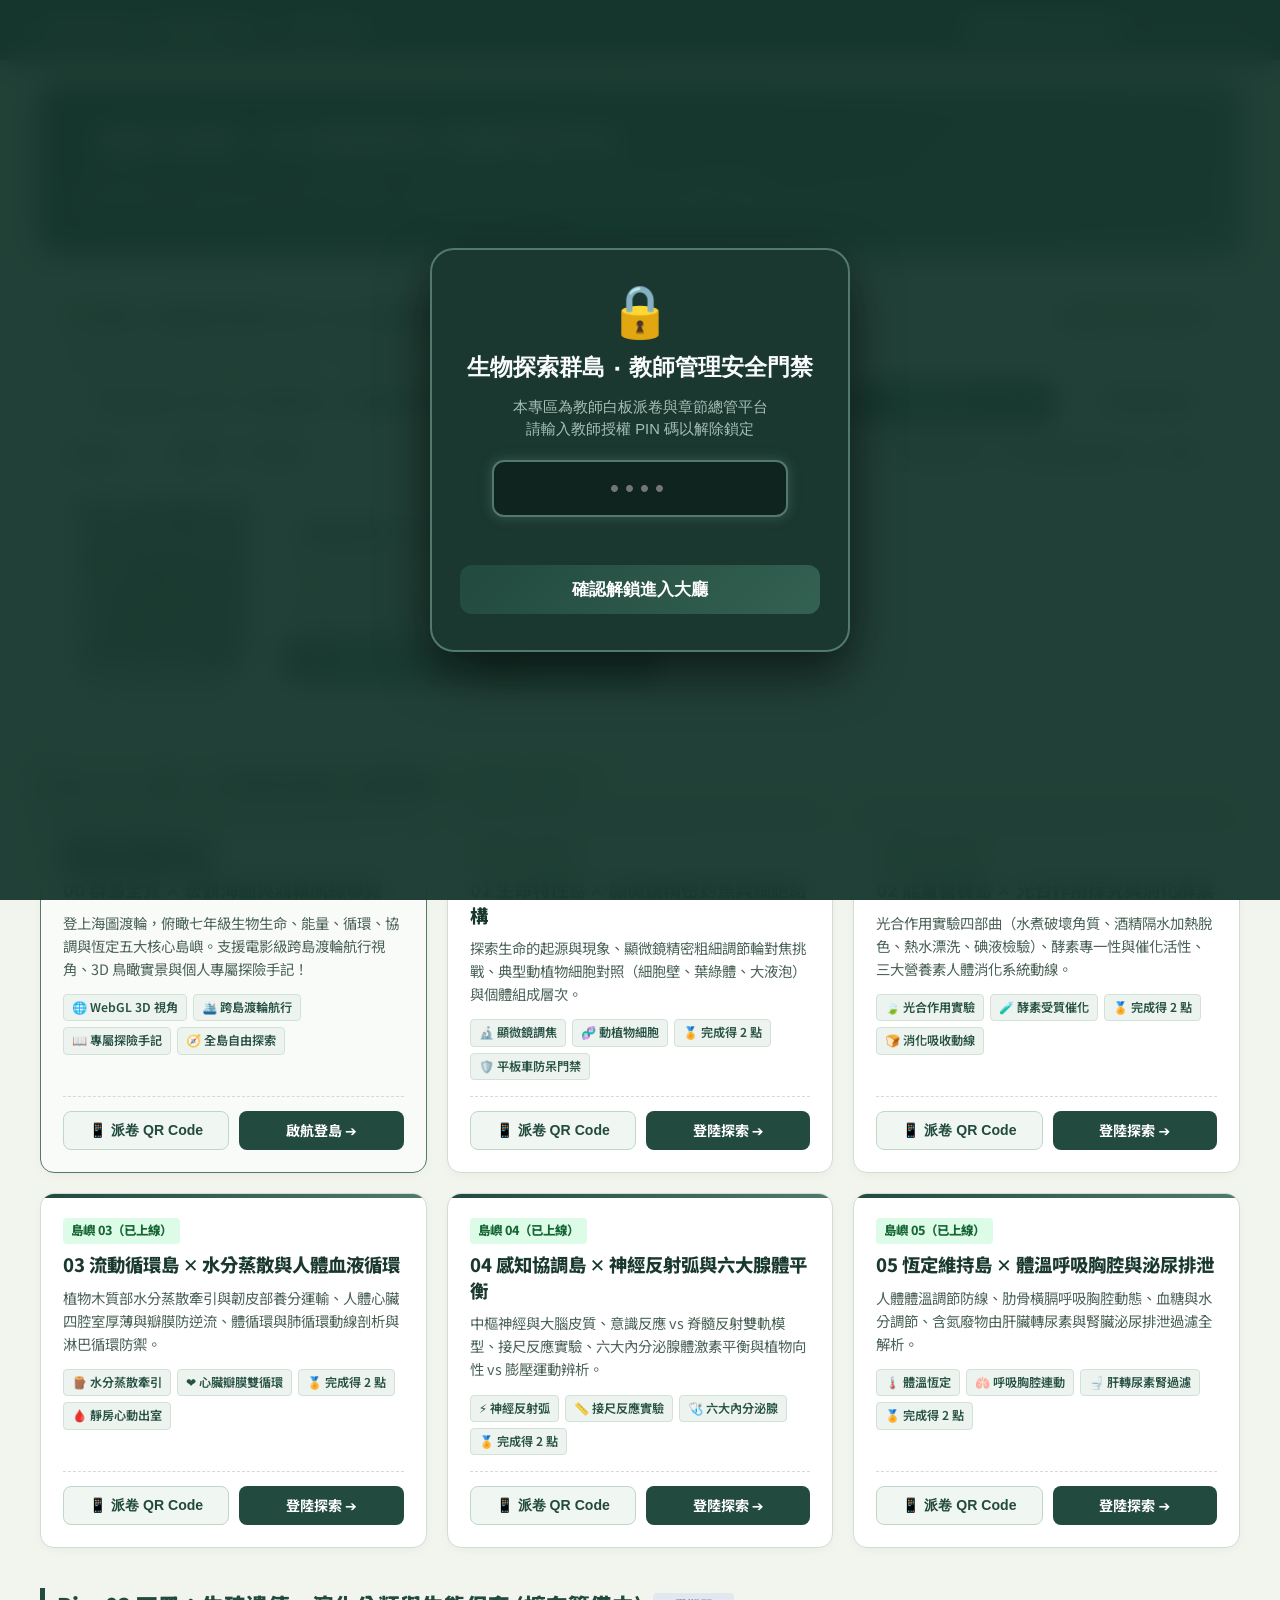
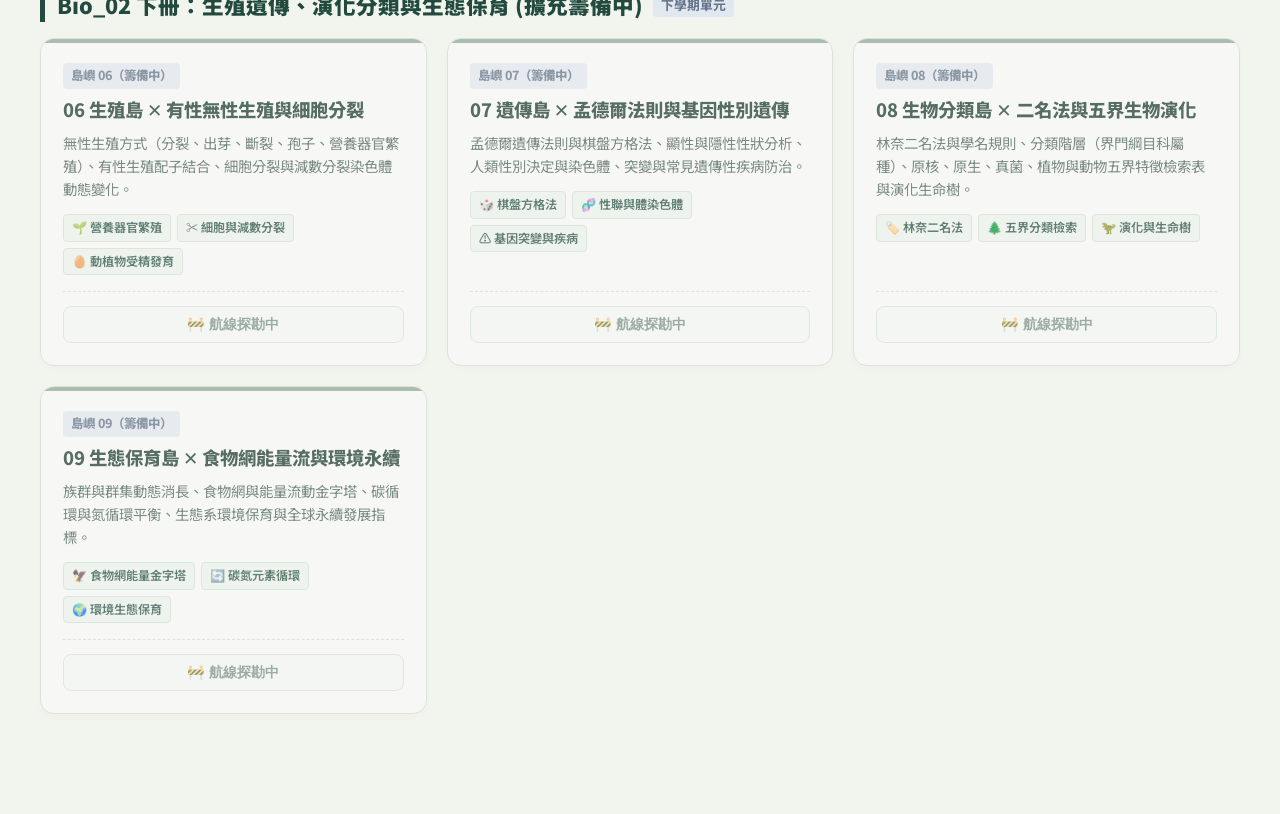
<file: index.html>
<!DOCTYPE html>
<html lang="zh-TW">
<head>
  <meta charset="UTF-8">
  <meta name="viewport" content="width=device-width, initial-scale=1.0">
  <title>國中生物 3D 探索群島 派發與總覽大廳</title>
  <link rel="stylesheet" href="assets/css/hub.css?v=3.5">
  <link rel="preconnect" href="https://fonts.googleapis.com">
  <link rel="preconnect" href="https://fonts.gstatic.com" crossorigin>
  <link href="https://fonts.googleapis.com/css2?family=Noto+Sans+TC:wght@400;500;700;900&display=swap" rel="stylesheet">
  <!-- 離線純 JS QR Code 函式庫 -->
  <script src="assets/js/qrcode.min.js"></script>

<style id="pinGatekeeperStyle">
/* 🔒 教師安全防護 PIN 密碼鎖樣式 */
.pin-modal-overlay {
  position: fixed !important;
  top: 0 !important; left: 0 !important; right: 0 !important; bottom: 0 !important;
  background: rgba(22, 54, 45, 0.95) !important;
  backdrop-filter: blur(14px) !important;
  display: flex !important;
  justify-content: center !important;
  align-items: center !important;
  z-index: 9999999 !important;
}
.pin-modal-overlay.hidden {
  display: none !important;
}
.pin-modal-card {
  background: #1b3830 !important;
  border: 2px solid #527a6c !important;
  border-radius: 24px !important;
  padding: 36px 28px !important;
  text-align: center !important;
  max-width: 420px !important;
  width: 90% !important;
  box-shadow: 0 20px 50px rgba(0, 0, 0, 0.6) !important;
  animation: pinPopIn 0.3s cubic-bezier(0.16, 1, 0.3, 1) !important;
  font-family: -apple-system, BlinkMacSystemFont, "Segoe UI", Roboto, "Microsoft JhengHei", sans-serif !important;
}
@keyframes pinPopIn {
  from { opacity: 0; transform: scale(0.92); }
  to { opacity: 1; transform: scale(1); }
}
.pin-icon { font-size: 3.2rem !important; margin-bottom: 12px !important; line-height: 1 !important; }
.pin-modal-card h2 { font-size: 1.45rem !important; color: #f8fafc !important; margin: 0 0 10px 0 !important; font-weight: 800 !important; }
.pin-modal-card p { color: #a7c0b5 !important; font-size: 0.92rem !important; margin-bottom: 20px !important; line-height: 1.5 !important; }
.pin-modal-card input {
  width: 82% !important;
  padding: 12px !important;
  font-size: 1.6rem !important;
  text-align: center !important;
  letter-spacing: 6px !important;
  background: #0f241e !important;
  border: 2px solid #33594e !important;
  border-radius: 12px !important;
  color: #a7f3d0 !important;
  margin-bottom: 12px !important;
  outline: none !important;
  box-sizing: border-box !important;
}
.pin-modal-card input:focus {
  border-color: #527a6c !important;
  box-shadow: 0 0 12px rgba(82, 122, 108, 0.5) !important;
}
.pin-error-text { color: #f87171 !important; font-size: 0.88rem !important; font-weight: 700 !important; min-height: 22px !important; margin-bottom: 14px !important; }
.btn-pin-submit {
  width: 100% !important;
  padding: 13px !important;
  background: linear-gradient(135deg, #224a3e, #336152) !important;
  color: white !important;
  border: none !important;
  border-radius: 12px !important;
  font-weight: 800 !important;
  font-size: 1.05rem !important;
  cursor: pointer !important;
  transition: opacity 0.2s, transform 0.1s !important;
}
.btn-pin-submit:hover { opacity: 0.95 !important; transform: translateY(-1px) !important; }

/* 巨幅全螢幕白板投影 Modal */
.modal-overlay-fullscreen {
  position: fixed;
  top: 0; left: 0; width: 100vw; height: 100vh;
  background: rgba(18, 38, 32, 0.95);
  backdrop-filter: blur(12px);
  display: none;
  justify-content: center;
  align-items: center;
  z-index: 999999;
}
.modal-overlay-fullscreen.active { display: flex; }
.fullscreen-qr-card {
  background: #ffffff;
  padding: 40px;
  border-radius: 26px;
  text-align: center;
  box-shadow: 0 25px 60px rgba(0,0,0,0.5);
  max-width: 600px;
  width: 90%;
  position: relative;
}
.fullscreen-close-btn {
  position: absolute;
  top: 16px; right: 20px; font-size: 2rem; background: none; border: none; color: #5c7269; cursor: pointer;
}
</style>
</head>
<body>

  <!-- 頂部導覽列 (100% 對齊正課版型) -->
  <header class="navbar">
    <a href="index.html" class="navbar-brand">
      <span>🌿 國中生物 3D 探索群島平台</span>
      <span class="navbar-badge">7年級自然領域</span>
    </a>
    <div class="nav-actions">
      <a href="dashboard.html" class="btn-nav" style="background: #2a584a; border-color: #527a6c; color: #ffffff; text-decoration:none;">
        📊 教師即時繳交儀表板
      </a>
      <span style="font-size: 0.9rem; color: #b8ccbe;">智慧白板派卷系統</span>
    </div>
  </header>

  <div class="container">
    
    <!-- Hero Banner (與第三張圖一致的深墨綠山海漸層) -->
    <div class="hero-banner">
      <h1>【國中生物】3D 探索群島 互動學習平台</h1>
      <p>
        生物課堂數位化：結合 WebGL 3D 擬真生態島嶼、跨島渡輪視角、動植物微觀探究與寒假 10 點集點核查！<br>
        教師可在白板一鍵投影派卷 QR Code，全班 iPad / 手機直接掃碼作答；亦可切換至【即時儀表板】即時監看 35 人集點進度。
      </p>
    </div>

    <!-- 👨‍🏫 教師一鍵課堂派發與 QR Code 投影面板 (第一張圖頂部樣式) -->
    <section class="dispatch-card">
      <div class="dispatch-header">
        <div class="dispatch-title">
          <span>👨‍🏫 教師一鍵課堂派發與 QR Code 投影面板</span>
        </div>
        <span class="dispatch-badge">智慧教室 & 電子白板專用</span>
      </div>
      <p style="color: #4b6257; font-size: 0.95rem; margin-bottom: 0.8rem;">
        請選擇本節課要派發的生物島嶼，點擊「投影大螢幕 QR Code」即可全螢幕放大展示，供全班學生持平板快速掃描！
      </p>

      <div class="dispatch-controls">
        <select id="selectDispatchSheet" class="form-control" style="font-weight: 700; font-size: 1.05rem;" onchange="handleSelectChange()">
          <option value="overview" data-title="【群島全覽】生物 3D 探索群島 ✕ 宏觀海圖與渡輪全景導覽" selected>【群島全覽】生物 3D 探索群島 ✕ 宏觀海圖與渡輪全景導覽 (全島自主探索)</option>
          <option value="island1" data-title="【島嶼 01】生命特性島 ✕ 顯微鏡對焦與細胞結構 (完成獲得 2 點)">【島嶼 01】生命特性島 ✕ 顯微鏡對焦與動植物細胞結構 (完成獲得 2 點)</option>
          <option value="island2" data-title="【島嶼 02】能量營養島 ✕ 光合作用實驗與消化酵素 (完成獲得 2 點)">【島嶼 02】能量營養島 ✕ 光合作用實驗與消化酵素 (完成獲得 2 點)</option>
          <option value="island3" data-title="【島嶼 03】流動循環島 ✕ 水分蒸散與人體血液循環 (完成獲得 2 點)">【島嶼 03】流動循環島 ✕ 水分蒸散與人體血液循環 (完成獲得 2 點)</option>
          <option value="island4" data-title="【島嶼 04】感知協調島 ✕ 神經反射弧與內分泌激素 (完成獲得 2 點)">【島嶼 04】感知協調島 ✕ 神經反射弧與六大腺體激素 (完成獲得 2 點)</option>
          <option value="island5" data-title="【島嶼 05】恆定維持島 ✕ 體溫呼吸胸腔與泌尿排泄 (完成獲得 2 點)">【島嶼 05】恆定維持島 ✕ 體溫呼吸胸腔與泌尿排泄 (完成獲得 2 點)</option>
        </select>

        <button type="button" class="btn-dispatch" onclick="handleGenerateDispatchQR()">
          📱 投影大螢幕 QR Code
        </button>

        <button type="button" class="btn-dispatch btn-dispatch-secondary" onclick="handleCopyDispatchUrl(this)">
          📋 複製派發連結
        </button>
      </div>

      <!-- 快捷班級鎖定與防前人暫存 -->
      <div style="display:flex; gap:14px; align-items:center; margin-top:14px; flex-wrap:wrap;">
        <span style="font-size:0.92rem; font-weight:700; color:#19382f;">班級鎖定：</span>
        <select id="selectClassOption" class="form-control" style="width:auto; font-weight:700; padding:4px 10px;" onchange="handleSelectChange()">
          <option value="">全體學生（不限班級）</option>
          <option value="701">701 班</option>
          <option value="702">702 班</option>
          <option value="703">703 班</option>
          <option value="704">704 班</option>
          <option value="705">705 班</option>
          <option value="706">706 班</option>
          <option value="707">707 班</option>
          <option value="708">708 班</option>
          <option value="709">709 班</option>
          <option value="710">710 班</option>
        </select>
        <label style="display:inline-flex; align-items:center; gap:6px; font-size:0.9rem; font-weight:700; color:#224a3e; cursor:pointer;">
          <input type="checkbox" id="chkFreshReset" checked onchange="handleSelectChange()">
          🔄 平板車換班防呆（新同學掃碼強制清空上一位暫存）
        </label>
      </div>

      <!-- QR Code 預覽與連結區塊 -->
      <div class="dispatch-preview-row" style="margin-top:20px; display:flex; gap:24px; align-items:center; flex-wrap:wrap;">
        <div style="background:#ffffff; padding:12px; border-radius:14px; border:1.5px solid #d1ddd4; text-align:center;">
          <div id="qrcodePreview"></div>
          <div style="font-size:0.8rem; color:#5c7269; margin-top:6px; font-weight:700;">📷 平板相機掃碼直接進入</div>
        </div>

        <div style="flex:1; min-width:300px;">
          <h3 id="previewTitle" style="font-size:1.25rem; font-weight:800; color:#19382f; margin-bottom:8px;">
            【群島全覽】生物 3D 探索群島 ✕ 宏觀海圖與渡輪全景導覽
          </h3>
          <p style="font-size:0.88rem; color:#5c7269; margin-bottom:10px;">學生派發填答專屬網址：</p>
          <input type="text" id="targetUrlInput" readonly class="form-control" style="background:#f0f5f1; font-family:monospace; font-size:0.9rem; color:#16362d; margin-bottom:14px;" onclick="this.select()">

          <div style="display:flex; gap:10px; flex-wrap:wrap;">
            <button type="button" class="btn-dispatch" style="background:#3b7062; border-color:#2a584a;" onclick="handleGenerateDispatchQR()">
              🟣 全螢幕大投影視窗
            </button>
            <a id="btnDirectOpen" href="https://biology-test-2428f-island.web.app/" target="_blank" class="btn-dispatch" style="text-decoration:none;">
              🚀 直接開啟群島探索
            </a>
          </div>
        </div>
      </div>
    </section>

    <!-- ========================================================
         下方各島框框：Bio_01 上冊 (現行五大核心島嶼 ‧ 寒假集點主力)
         ======================================================== -->

    <!-- Bio_01 上冊 -->
    <div class="chapter-heading">
      <span>Bio_01 上冊：七年級生物核心探索群島</span>
      <span class="chapter-tag" style="background:#dcfce7; color:#166534;">寒假集點 10 點滿分 🏆</span>
    </div>

    <div class="sheet-grid">
      <!-- 🚢 全島總覽渡輪 (首位特設卡片) -->
      <div class="sheet-card" style="border-color:#527a6c; background:#f9fbf9;">
        <div>
          <span class="sheet-badge" style="background:#1b3830; color:#ffffff;">🗺️ 宏觀海圖 ‧ 全景導覽</span>
          <h3 class="sheet-card-title">00 群島全覽 ✕ 宏觀海圖與渡輪航線導覽</h3>
          <p class="sheet-card-desc">登上海圖渡輪，俯瞰七年級生物生命、能量、循環、協調與恆定五大核心島嶼。支援電影級跨島渡輪航行視角、3D 鳥瞰實景與個人專屬探險手記！</p>
          <div class="sheet-meta-tags">
            <span class="meta-pill">🌐 WebGL 3D 視角</span>
            <span class="meta-pill">🛳️ 跨島渡輪航行</span>
            <span class="meta-pill">📖 專屬探險手記</span>
            <span class="meta-pill">🧭 全島自由探索</span>
          </div>
        </div>
        <div class="sheet-card-footer">
          <button type="button" class="btn-card-qr" onclick="showIslandQr('overview', '群島全覽 ‧ 宏觀海圖渡輪')">
            📱 派卷 QR Code
          </button>
          <a href="https://biology-test-2428f-island.web.app/?teacher=1" target="_blank" class="btn-card-enter">
            啟航登島 ➔
          </a>
        </div>
      </div>

      <!-- 島一：生命特性島 -->
      <div class="sheet-card">
        <div>
          <span class="sheet-badge" style="background:#dcfce7; color:#166534;">島嶼 01（已上線）</span>
          <h3 class="sheet-card-title">01 生命特性島 ✕ 顯微鏡精密對焦與細胞結構</h3>
          <p class="sheet-card-desc">探索生命的起源與現象、顯微鏡精密粗細調節輪對焦挑戰、典型動植物細胞對照（細胞壁、葉綠體、大液泡）與個體組成層次。</p>
          <div class="sheet-meta-tags">
            <span class="meta-pill">🔬 顯微鏡調焦</span>
            <span class="meta-pill">🧬 動植物細胞</span>
            <span class="meta-pill">🏅 完成得 2 點</span>
            <span class="meta-pill">🛡️ 平板車防呆門禁</span>
          </div>
        </div>
        <div class="sheet-card-footer">
          <button type="button" class="btn-card-qr" onclick="showIslandQr('island1', '01 生命特性島')">
            📱 派卷 QR Code
          </button>
          <a href="https://biology-test-2428f-island.web.app/island1/?teacher=1" target="_blank" class="btn-card-enter">
            登陸探索 ➔
          </a>
        </div>
      </div>

      <!-- 島二：能量營養島 -->
      <div class="sheet-card">
        <div>
          <span class="sheet-badge" style="background:#dcfce7; color:#166534;">島嶼 02（已上線）</span>
          <h3 class="sheet-card-title">02 能量營養島 ✕ 光合作用探究與消化酵素</h3>
          <p class="sheet-card-desc">光合作用實驗四部曲（水煮破壞角質、酒精隔水加熱脫色、熱水漂洗、碘液檢驗）、酵素專一性與催化活性、三大營養素人體消化系統動線。</p>
          <div class="sheet-meta-tags">
            <span class="meta-pill">🍃 光合作用實驗</span>
            <span class="meta-pill">🧪 酵素受質催化</span>
            <span class="meta-pill">🏅 完成得 2 點</span>
            <span class="meta-pill">🍞 消化吸收動線</span>
          </div>
        </div>
        <div class="sheet-card-footer">
          <button type="button" class="btn-card-qr" onclick="showIslandQr('island2', '02 能量營養島')">
            📱 派卷 QR Code
          </button>
          <a href="https://biology-test-2428f-island.web.app/island2/?teacher=1" target="_blank" class="btn-card-enter">
            登陸探索 ➔
          </a>
        </div>
      </div>

      <!-- 島三：流動循環島 -->
      <div class="sheet-card">
        <div>
          <span class="sheet-badge" style="background:#dcfce7; color:#166534;">島嶼 03（已上線）</span>
          <h3 class="sheet-card-title">03 流動循環島 ✕ 水分蒸散與人體血液循環</h3>
          <p class="sheet-card-desc">植物木質部水分蒸散牽引與韌皮部養分運輸、人體心臟四腔室厚薄與瓣膜防逆流、體循環與肺循環動線剖析與淋巴循環防禦。</p>
          <div class="sheet-meta-tags">
            <span class="meta-pill">🪵 水分蒸散牽引</span>
            <span class="meta-pill">❤️ 心臟瓣膜雙循環</span>
            <span class="meta-pill">🏅 完成得 2 點</span>
            <span class="meta-pill">🩸 靜房心動出室</span>
          </div>
        </div>
        <div class="sheet-card-footer">
          <button type="button" class="btn-card-qr" onclick="showIslandQr('island3', '03 流動循環島')">
            📱 派卷 QR Code
          </button>
          <a href="https://biology-test-2428f-island.web.app/island3/?teacher=1" target="_blank" class="btn-card-enter">
            登陸探索 ➔
          </a>
        </div>
      </div>

      <!-- 島四：感知協調島 -->
      <div class="sheet-card">
        <div>
          <span class="sheet-badge" style="background:#dcfce7; color:#166534;">島嶼 04（已上線）</span>
          <h3 class="sheet-card-title">04 感知協調島 ✕ 神經反射弧與六大腺體平衡</h3>
          <p class="sheet-card-desc">中樞神經與大腦皮質、意識反應 vs 脊髓反射雙軌模型、接尺反應實驗、六大內分泌腺體激素平衡與植物向性 vs 膨壓運動辨析。</p>
          <div class="sheet-meta-tags">
            <span class="meta-pill">⚡ 神經反射弧</span>
            <span class="meta-pill">📏 接尺反應實驗</span>
            <span class="meta-pill">🩺 六大內分泌腺</span>
            <span class="meta-pill">🏅 完成得 2 點</span>
          </div>
        </div>
        <div class="sheet-card-footer">
          <button type="button" class="btn-card-qr" onclick="showIslandQr('island4', '04 感知協調島')">
            📱 派卷 QR Code
          </button>
          <a href="https://biology-test-2428f-island.web.app/island4/?teacher=1" target="_blank" class="btn-card-enter">
            登陸探索 ➔
          </a>
        </div>
      </div>

      <!-- 島五：恆定維持島 -->
      <div class="sheet-card">
        <div>
          <span class="sheet-badge" style="background:#dcfce7; color:#166534;">島嶼 05（已上線）</span>
          <h3 class="sheet-card-title">05 恆定維持島 ✕ 體溫呼吸胸腔與泌尿排泄</h3>
          <p class="sheet-card-desc">人體體溫調節防線、肋骨橫膈呼吸胸腔動態、血糖與水分調節、含氮廢物由肝臟轉尿素與腎臟泌尿排泄過濾全解析。</p>
          <div class="sheet-meta-tags">
            <span class="meta-pill">🌡️ 體溫恆定</span>
            <span class="meta-pill">🫁 呼吸胸腔連動</span>
            <span class="meta-pill">🚽 肝轉尿素腎過濾</span>
            <span class="meta-pill">🏅 完成得 2 點</span>
          </div>
        </div>
        <div class="sheet-card-footer">
          <button type="button" class="btn-card-qr" onclick="showIslandQr('island5', '05 恆定維持島')">
            📱 派卷 QR Code
          </button>
          <a href="https://biology-test-2428f-island.web.app/island5/?teacher=1" target="_blank" class="btn-card-enter">
            登陸探索 ➔
          </a>
        </div>
      </div>
    </div>

    <!-- Bio_02 下冊 (未來擴充單元) -->
    <div class="chapter-heading">
      <span>Bio_02 下冊：生殖遺傳、演化分類與生態保育 (擴充籌備中)</span>
      <span class="chapter-tag" style="background:#e2e8f0; color:#64748b;">下學期單元</span>
    </div>

    <div class="sheet-grid">
      <!-- 島六：生殖島 -->
      <div class="sheet-card upcoming">
        <div>
          <span class="sheet-badge" style="background:#e2e8f0; color:#64748b;">島嶼 06（籌備中）</span>
          <h3 class="sheet-card-title">06 生殖島 ✕ 有性無性生殖與細胞分裂</h3>
          <p class="sheet-card-desc">無性生殖方式（分裂、出芽、斷裂、孢子、營養器官繁殖）、有性生殖配子結合、細胞分裂與減數分裂染色體動態變化。</p>
          <div class="sheet-meta-tags">
            <span class="meta-pill">🌱 營養器官繁殖</span>
            <span class="meta-pill">✂️ 細胞與減數分裂</span>
            <span class="meta-pill">🥚 動植物受精發育</span>
          </div>
        </div>
        <div class="sheet-card-footer">
          <button type="button" class="btn-card-qr" disabled style="cursor:not-allowed; opacity:0.6;">🚧 航線探勘中</button>
        </div>
      </div>

      <!-- 島七：遺傳島 -->
      <div class="sheet-card upcoming">
        <div>
          <span class="sheet-badge" style="background:#e2e8f0; color:#64748b;">島嶼 07（籌備中）</span>
          <h3 class="sheet-card-title">07 遺傳島 ✕ 孟德爾法則與基因性別遺傳</h3>
          <p class="sheet-card-desc">孟德爾遺傳法則與棋盤方格法、顯性與隱性性狀分析、人類性別決定與染色體、突變與常見遺傳性疾病防治。</p>
          <div class="sheet-meta-tags">
            <span class="meta-pill">🎲 棋盤方格法</span>
            <span class="meta-pill">🧬 性聯與體染色體</span>
            <span class="meta-pill">⚠️ 基因突變與疾病</span>
          </div>
        </div>
        <div class="sheet-card-footer">
          <button type="button" class="btn-card-qr" disabled style="cursor:not-allowed; opacity:0.6;">🚧 航線探勘中</button>
        </div>
      </div>

      <!-- 島八：生物分類島 -->
      <div class="sheet-card upcoming">
        <div>
          <span class="sheet-badge" style="background:#e2e8f0; color:#64748b;">島嶼 08（籌備中）</span>
          <h3 class="sheet-card-title">08 生物分類島 ✕ 二名法與五界生物演化</h3>
          <p class="sheet-card-desc">林奈二名法與學名規則、分類階層（界門綱目科屬種）、原核、原生、真菌、植物與動物五界特徵檢索表與演化生命樹。</p>
          <div class="sheet-meta-tags">
            <span class="meta-pill">🏷️ 林奈二名法</span>
            <span class="meta-pill">🌲 五界分類檢索</span>
            <span class="meta-pill">🦖 演化與生命樹</span>
          </div>
        </div>
        <div class="sheet-card-footer">
          <button type="button" class="btn-card-qr" disabled style="cursor:not-allowed; opacity:0.6;">🚧 航線探勘中</button>
        </div>
      </div>

      <!-- 島九：生態保育島 -->
      <div class="sheet-card upcoming">
        <div>
          <span class="sheet-badge" style="background:#e2e8f0; color:#64748b;">島嶼 09（籌備中）</span>
          <h3 class="sheet-card-title">09 生態保育島 ✕ 食物網能量流與環境永續</h3>
          <p class="sheet-card-desc">族群與群集動態消長、食物網與能量流動金字塔、碳循環與氮循環平衡、生態系環境保育與全球永續發展指標。</p>
          <div class="sheet-meta-tags">
            <span class="meta-pill">🦅 食物網能量金字塔</span>
            <span class="meta-pill">🔄 碳氮元素循環</span>
            <span class="meta-pill">🌍 環境生態保育</span>
          </div>
        </div>
        <div class="sheet-card-footer">
          <button type="button" class="btn-card-qr" disabled style="cursor:not-allowed; opacity:0.6;">🚧 航線探勘中</button>
        </div>
      </div>
    </div>

  </div>

  <!-- 🔒 頁面強制安全門禁 PIN 密碼鎖 Modal (預設 8088，阻擋未授權進入) -->
  <div id="pinLockModal" class="pin-modal-overlay">
    <div class="pin-modal-card">
      <div class="pin-icon">🔒</div>
      <h2>生物探索群島 ‧ 教師管理安全門禁</h2>
      <p>本專區為教師白板派卷與章節總管平台<br>請輸入教師授權 PIN 碼以解除鎖定</p>
      <input type="password" id="pinInput" placeholder="••••" maxlength="6" autocomplete="off">
      <div id="pinErrorMsg" class="pin-error-text"></div>
      <button type="button" id="btnSubmitPin" class="btn-pin-submit">確認解鎖進入大廳</button>
    </div>
  </div>

  <!-- 巨幅白板全螢幕 QR Code 投影視窗 -->
  <div id="fullscreenQrModal" class="modal-overlay-fullscreen" onclick="closeFullscreenQR(event)">
    <div class="fullscreen-qr-card" onclick="event.stopPropagation()">
      <button class="fullscreen-close-btn" onclick="closeFullscreenQR()">×</button>
      <h2 id="fsTitle" style="font-size:1.6rem; font-weight:800; color:#19382f; margin-bottom:8px;">📱 請拿起平板掃碼登島</h2>
      <p id="fsSubtitle" style="font-size:1.05rem; color:#4b6257; margin-bottom:16px;">【群島全覽】生物 3D 探索群島</p>
      
      <div style="background:#ffffff; padding:18px; border-radius:18px; display:inline-block; box-shadow:0 10px 30px rgba(0,0,0,0.08); border:1.5px solid #d1ddd4;">
        <div id="fsQrcodeCanvas"></div>
      </div>

      <!-- 🌟 QR Code 下方：直接開啟網址與一鍵複製按鈕群 -->
      <div style="margin-top:16px; display:flex; flex-direction:column; align-items:center; gap:10px; width:100%; max-width:380px; margin-left:auto; margin-right:auto;">
        <div style="display:flex; width:100%; gap:8px;">
          <input type="text" id="fsModalUrlInput" readonly style="flex:1; padding:8px 12px; font-size:0.85rem; border:1.5px solid #c7d6cd; border-radius:8px; background:#f4f7f5; color:#224a3e; text-overflow:ellipsis;" value="">
          <button type="button" id="fsModalCopyBtn" onclick="copyModalUrl(this)" style="padding:8px 14px; font-size:0.88rem; font-weight:700; background:#224a3e; color:#ffffff; border:none; border-radius:8px; cursor:pointer; white-space:nowrap; transition:all 0.2s;">
            📋 複製網址
          </button>
        </div>
        <a id="fsModalOpenLink" href="#" target="_blank" style="display:inline-flex; align-items:center; justify-content:center; gap:6px; width:100%; padding:10px 16px; font-size:0.95rem; font-weight:800; color:#ffffff; background:#059669; text-decoration:none; border-radius:10px; box-shadow:0 4px 12px rgba(5,150,105,0.25); transition:all 0.2s;">
          🚀 直接點擊開啟此島學生端連動網址 ➔
        </a>
      </div>
    </div>
  </div>

  <script>
    const BASE_HOST = 'https://biology-test-2428f-island.web.app';

    function getTargetUrl(islandKey) {
      const val = islandKey || document.getElementById('selectDispatchSheet').value;
      let path = '/';
      if (val !== 'overview') {
        path = `/${val}/`;
      }
      const params = new URLSearchParams();
      const cls = document.getElementById('selectClassOption').value;
      const isFresh = document.getElementById('chkFreshReset').checked;

      if (cls) params.set('class', cls);
      if (isFresh) params.set('reset', '1');
      params.set('mode', 'class');

      return `${BASE_HOST}${path}?${params.toString()}`;
    }

    function handleSelectChange() {
      const select = document.getElementById('selectDispatchSheet');
      const opt = select.options[select.selectedIndex];
      const title = opt.getAttribute('data-title') || opt.text;
      const url = getTargetUrl();

      document.getElementById('previewTitle').textContent = title;
      document.getElementById('targetUrlInput').value = url;
      document.getElementById('btnDirectOpen').href = url;

      const container = document.getElementById('qrcodePreview');
      container.innerHTML = '';
      new QRCode(container, {
        text: url,
        width: 170,
        height: 170,
        colorDark: "#19382f",
        colorLight: "#ffffff",
        correctLevel: QRCode.CorrectLevel.H
      });
    }

    function handleGenerateDispatchQR() {
      const url = getTargetUrl();
      const select = document.getElementById('selectDispatchSheet');
      const title = select.options[select.selectedIndex].getAttribute('data-title');
      openFullscreenModal(url, title);
    }

    function showIslandQr(islandKey, islandTitle) {
      const url = getTargetUrl(islandKey);
      openFullscreenModal(url, islandTitle);
    }

    function openFullscreenModal(url, title) {
      document.getElementById('fsSubtitle').textContent = title;
      const fsContainer = document.getElementById('fsQrcodeCanvas');
      fsContainer.innerHTML = '';
      new QRCode(fsContainer, {
        text: url,
        width: 320,
        height: 320,
        colorDark: "#19382f",
        colorLight: "#ffffff",
        correctLevel: QRCode.CorrectLevel.H
      });
      // 🌟 同步填入 QR Code 下方的網址輸入框與直連按鈕
      const input = document.getElementById('fsModalUrlInput');
      if (input) input.value = url;
      const link = document.getElementById('fsModalOpenLink');
      if (link) link.href = url;

      document.getElementById('fullscreenQrModal').classList.add('active');
    }

    function copyModalUrl(btn) {
      const input = document.getElementById('fsModalUrlInput');
      if (!input || !input.value) return;
      input.select();
      navigator.clipboard.writeText(input.value).then(() => {
        const originText = btn.textContent;
        btn.textContent = '✅ 已複製！';
        btn.style.background = '#059669';
        setTimeout(() => {
          btn.textContent = originText;
          btn.style.background = '#224a3e';
        }, 2000);
      });
    }

    function closeFullscreenQR(e) {
      if (!e || e.target.id === 'fullscreenQrModal' || e.target.classList.contains('fullscreen-close-btn')) {
        document.getElementById('fullscreenQrModal').classList.remove('active');
      }
    }

    function handleCopyDispatchUrl(btn) {
      const input = document.getElementById('targetUrlInput');
      input.select();
      navigator.clipboard.writeText(input.value).then(() => {
        const originText = btn.textContent;
        btn.textContent = '✅ 已複製連結！';
        btn.style.background = '#2a584a';
        btn.style.color = '#ffffff';
        setTimeout(() => {
          btn.textContent = originText;
          btn.style.background = '';
          btn.style.color = '';
        }, 2000);
      });
    }

    // ==================== 🔒 教師安全驗證門禁系統 (預設8088，無洩漏) ====================
    (function initGlobalHallGatekeeper() {
      const SESSION_AUTH_KEY = 'bio_teacher_auth_passed';
      const PIN_KEY = 'teacher_global_pin';
      const DEFAULT_PIN = '8088';

      function isAuthed() {
        return sessionStorage.getItem(SESSION_AUTH_KEY) === 'true';
      }

      function setAuthed() {
        sessionStorage.setItem(SESSION_AUTH_KEY, 'true');
      }

      function setupGatekeeper() {
        const modal = document.getElementById('pinLockModal');
        const pinInput = document.getElementById('pinInput');
        const btnSubmit = document.getElementById('btnSubmitPin');
        const errMsg = document.getElementById('pinErrorMsg');

        if (!modal) return;

        if (isAuthed()) {
          modal.classList.add('hidden');
          document.body.style.overflow = 'auto';
          return;
        }

        // 未驗證：強制彈窗鎖定大廳首頁
        modal.classList.remove('hidden');
        document.body.style.overflow = 'hidden';
        if (pinInput) setTimeout(() => pinInput.focus(), 200);

        function verifyPin() {
          const entered = (pinInput ? pinInput.value.trim() : '');
          const validPin = localStorage.getItem(PIN_KEY) || DEFAULT_PIN;
          if (entered === validPin) {
            setAuthed();
            modal.classList.add('hidden');
            document.body.style.overflow = 'auto';
            if (pinInput) pinInput.value = '';
            if (errMsg) errMsg.textContent = '';
          } else {
            if (errMsg) errMsg.textContent = '❌ 密碼不正確，請重新輸入！';
            if (pinInput) {
              pinInput.value = '';
              pinInput.focus();
            }
          }
        }

        if (btnSubmit) btnSubmit.onclick = verifyPin;
        if (pinInput) {
          pinInput.onkeydown = (e) => {
            if (e.key === 'Enter') verifyPin();
          };
        }
      }

      if (document.readyState === 'loading') {
        document.addEventListener('DOMContentLoaded', setupGatekeeper);
      } else {
        setupGatekeeper();
      }
    })();

    window.addEventListener('DOMContentLoaded', () => {
      handleSelectChange();
    });
  </script>
</body>
</html>
</file>
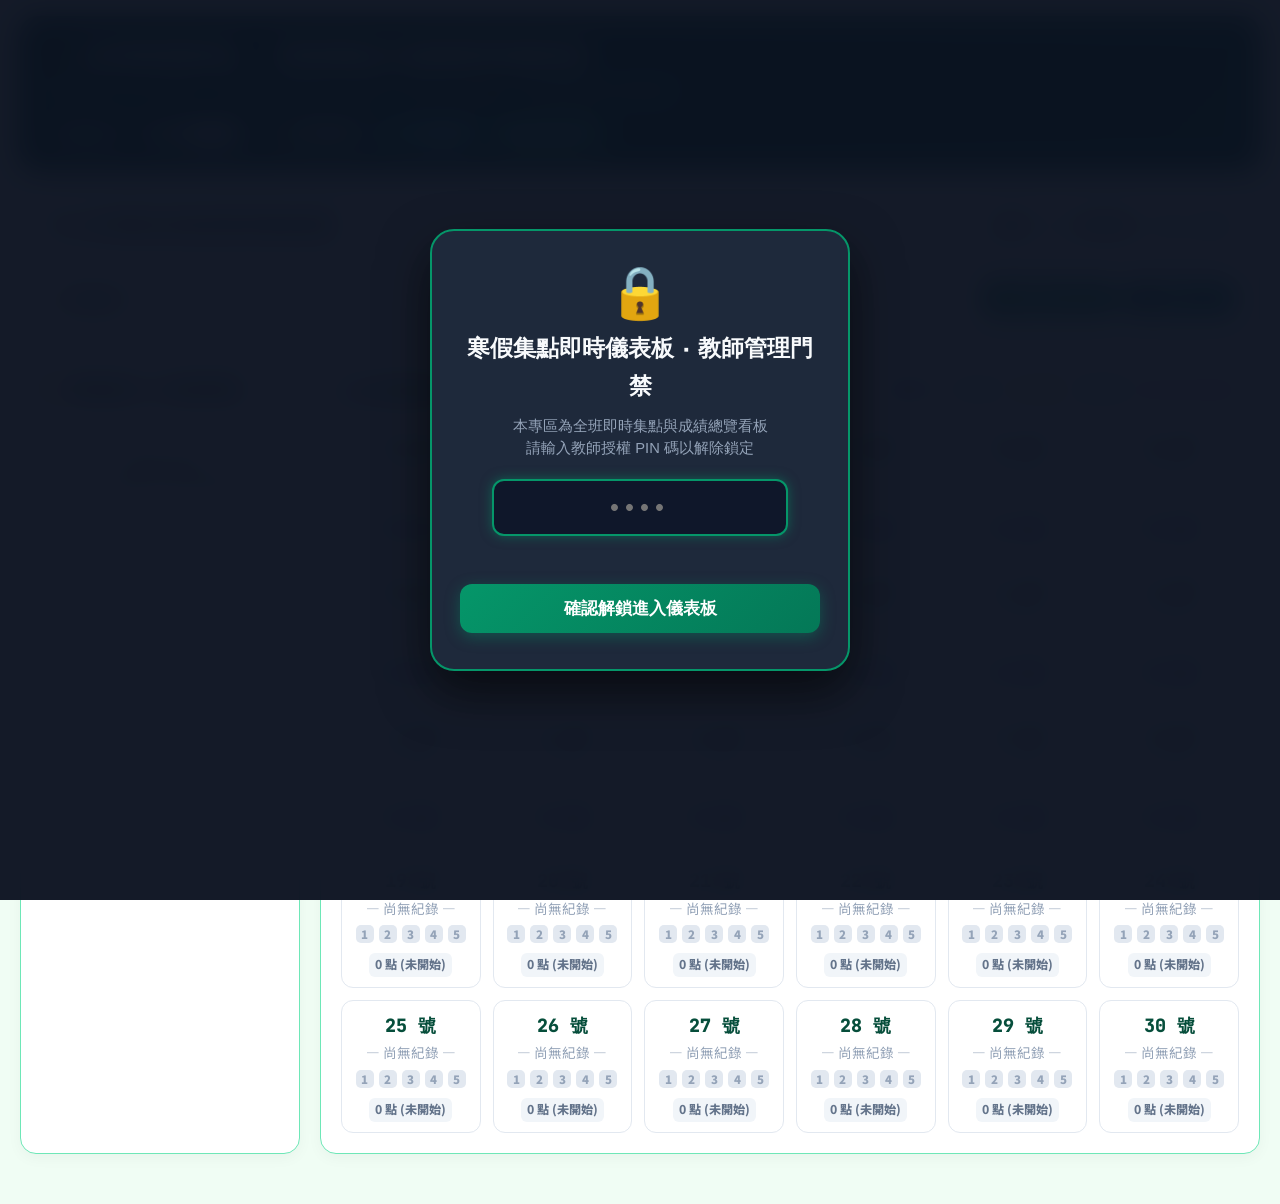
<file: dashboard.html>
<!DOCTYPE html>
<html lang="zh-TW" data-theme="emerald">
<head>
  <meta charset="UTF-8">
  <meta name="viewport" content="width=device-width, initial-scale=1.0">
  <title>國中七年級生物 3D 探索群島 寒假集點大螢幕即時儀表板</title>
  <link rel="stylesheet" href="assets/css/hub.css?v=4.0">
  <link rel="preconnect" href="https://fonts.googleapis.com">
  <link rel="preconnect" href="https://fonts.gstatic.com" crossorigin>
  <link href="https://fonts.googleapis.com/css2?family=Noto+Sans+TC:wght@400;500;700;900&family=JetBrains+Mono:wght@600;800&family=Orbitron:wght@700&display=swap" rel="stylesheet">
  <style>
    /* 🔒 教師安全防護 PIN 密碼鎖樣式 (8088 門禁安全) */
    .pin-modal-overlay {
      position: fixed !important;
      top: 0 !important; left: 0 !important; right: 0 !important; bottom: 0 !important;
      background: rgba(11, 17, 32, 0.96) !important;
      backdrop-filter: blur(14px) !important;
      display: flex !important;
      justify-content: center !important;
      align-items: center !important;
      z-index: 9999999 !important;
    }
    .pin-modal-overlay.hidden {
      display: none !important;
    }
    .pin-modal-card {
      background: #1e293b !important;
      border: 2px solid #059669 !important;
      border-radius: 24px !important;
      padding: 36px 28px !important;
      text-align: center !important;
      max-width: 420px !important;
      width: 90% !important;
      box-shadow: 0 20px 50px rgba(0, 0, 0, 0.6) !important;
      animation: pinPopIn 0.3s cubic-bezier(0.16, 1, 0.3, 1) !important;
      font-family: -apple-system, BlinkMacSystemFont, "Segoe UI", Roboto, "Microsoft JhengHei", sans-serif !important;
    }
    @keyframes pinPopIn {
      from { opacity: 0; transform: scale(0.92) translateY(10px); }
      to { opacity: 1; transform: scale(1) translateY(0); }
    }
    .pin-icon { font-size: 3.2rem !important; margin-bottom: 12px !important; line-height: 1 !important; }
    .pin-modal-card h2 { font-size: 1.45rem !important; color: #f8fafc !important; margin: 0 0 10px 0 !important; font-weight: 800 !important; }
    .pin-modal-card p { color: #94a3b8 !important; font-size: 0.92rem !important; margin-bottom: 20px !important; line-height: 1.5 !important; }
    .pin-modal-card input {
      width: 82% !important;
      padding: 12px !important;
      font-size: 1.6rem !important;
      text-align: center !important;
      letter-spacing: 6px !important;
      background: #0f172a !important;
      border: 2px solid #334155 !important;
      border-radius: 12px !important;
      color: #34d399 !important;
      margin-bottom: 12px !important;
      outline: none !important;
      box-sizing: border-box !important;
    }
    .pin-modal-card input:focus {
      border-color: #059669 !important;
      box-shadow: 0 0 12px rgba(5, 150, 105, 0.5) !important;
    }
    .pin-error-text { color: #f87171 !important; font-size: 0.88rem !important; font-weight: 700 !important; min-height: 22px !important; margin-bottom: 14px !important; }
    .btn-pin-submit {
      width: 100% !important;
      padding: 13px !important;
      background: linear-gradient(135deg, #059669, #047857) !important;
      color: white !important;
      border: none !important;
      border-radius: 12px !important;
      font-size: 1.05rem !important;
      font-weight: 800 !important;
      cursor: pointer !important;
      box-shadow: 0 4px 15px rgba(5, 150, 105, 0.4) !important;
      transition: all 0.2s ease !important;
    }
    .btn-pin-submit:hover {
      transform: translateY(-2px) !important;
      box-shadow: 0 6px 20px rgba(5, 150, 105, 0.6) !important;
    }

    :root, [data-theme="emerald"] {
      --dash-primary: #059669;
      --dash-accent: #047857;
      --dash-light: #ecfdf5;
      --dash-border: #6ee7b7;
      --dash-card-bg: #ffffff;
      --dash-header-bg: linear-gradient(135deg, #064e3b 0%, #065f46 100%);
      --dash-progress-fill: linear-gradient(90deg, #10b981, #059669);
      --dash-text-dark: #064e3b;
      --body-bg: #f0fdf4;
      --text-main: #064e3b;
      --card-bg-sub: #ffffff;
    }

    [data-theme="ocean"] {
      --dash-primary: #0284c7;
      --dash-accent: #0369a1;
      --dash-light: #f0f9ff;
      --dash-border: #7dd3fc;
      --dash-card-bg: #ffffff;
      --dash-header-bg: linear-gradient(135deg, #070d19 0%, #0f1c32 50%, #0284c7 100%);
      --dash-progress-fill: linear-gradient(90deg, #38bdf8, #0284c7);
      --dash-text-dark: #0f172a;
      --body-bg: #f0f9ff;
      --text-main: #0f172a;
    }

    /* 🌟 頂級高雅深邃星空夜間模式 (完全對齊正課 dashboard 經典 #1e293b 灰藍質感) */
    body.dark-mode {
      --body-bg: #0b1120 !important;
      --dash-card-bg: #1e293b !important;
      --dash-border: #334155 !important;
      --dash-text-dark: #f8fafc !important;
      --text-main: #f8fafc !important;
      background-color: #0b1120 !important;
      color: #f8fafc !important;
    }

    body.dark-mode .top-toolbar {
      background: linear-gradient(135deg, #064e3b 0%, #065f46 50%, #0d9488 100%) !important;
      border: 1px solid #047857;
    }

    /* 左側英雄榜與右側卡片在夜間模式的溫潤色澤 */
    body.dark-mode .leaderboard-card,
    body.dark-mode .stats-panel,
    body.dark-mode .seat-matrix-card {
      background: #1e293b !important;
      border-color: #334155 !important;
      box-shadow: 0 4px 20px rgba(0, 0, 0, 0.4) !important;
    }

    body.dark-mode .leaderboard-card h3 {
      color: #34d399 !important;
      border-bottom: 2px solid #059669;
      padding-bottom: 8px;
    }

    /* 🎯 遠看秒分的高對比座號卡片 (交了 vs 未交 一目瞭然) */
    .seat-card {
      background: var(--dash-card-bg);
      border: 1.5px solid var(--dash-border);
      border-radius: 12px;
      padding: 12px 8px;
      text-align: center;
      transition: all 0.2s;
      cursor: pointer;
      position: relative;
    }

    /* ① ⚪ 未繳交 (舒適深藍灰底，座號清晰不刺眼) */
    .seat-card.unsubmitted {
      background: #ffffff;
      border-color: #e2e8f0;
    }
    body.dark-mode .seat-card.unsubmitted {
      background: #162032 !important;
      border-color: #27354a !important;
    }
    body.dark-mode .seat-card.unsubmitted .seat-num {
      color: #94a3b8 !important;
    }

    /* ② 🟢 10 點滿分全過 (溫潤翡翠綠光暈，超舒服！) */
    .seat-card.done-full {
      opacity: 1 !important;
      background: #ecfdf5 !important;
      border: 1.5px solid #10b981 !important;
      box-shadow: 0 4px 14px rgba(16, 185, 129, 0.2);
    }
    body.dark-mode .seat-card.done-full {
      opacity: 1 !important;
      background: rgba(16, 185, 129, 0.16) !important;
      border: 1.5px solid #34d399 !important;
      box-shadow: 0 0 14px rgba(52, 211, 153, 0.25) !important;
    }
    body.dark-mode .seat-card.done-full .seat-num {
      color: #34d399 !important;
    }

    /* ③ 🟡 部分過關 (經典琥珀金，柔和不刺眼) */
    .seat-card.done-partial {
      opacity: 1 !important;
      background: #fffbeb !important;
      border: 1.5px solid #f59e0b !important;
      box-shadow: 0 4px 14px rgba(245, 158, 11, 0.18);
    }
    body.dark-mode .seat-card.done-partial {
      opacity: 1 !important;
      background: rgba(245, 158, 11, 0.14) !important;
      border: 1.5px solid #fbbf24 !important;
      box-shadow: 0 0 12px rgba(251, 191, 36, 0.2) !important;
    }
    body.dark-mode .seat-card.done-partial .seat-num {
      color: #fbbf24 !important;
    }

    /* ④ 🏖️ 請假卡片 */
    .seat-card.absent {
      opacity: 0.7 !important;
      background: #f1f5f9 !important;
      border: 1.5px dashed #94a3b8 !important;
    }
    body.dark-mode .seat-card.absent {
      opacity: 0.6 !important;
      background: #1e293b !important;
      border: 1.5px dashed #475569 !important;
    }

    body {
      font-family: 'Noto Sans TC', sans-serif;
      background-color: var(--body-bg);
      color: var(--text-main);
      padding: 16px 20px 50px;
      transition: background 0.3s, color 0.3s;
    }

    .top-toolbar {
      background: var(--dash-header-bg);
      color: #ffffff;
      padding: 18px 24px;
      border-radius: 18px;
      display: flex;
      justify-content: space-between;
      align-items: center;
      flex-wrap: wrap;
      gap: 14px;
      margin-bottom: 20px;
      box-shadow: 0 10px 25px rgba(0,0,0,0.12);
    }

    .title-area h1 {
      font-size: 1.6rem;
      font-weight: 800;
      display: flex;
      align-items: center;
      gap: 8px;
      margin-bottom: 4px;
    }

    .title-area p {
      font-size: 0.88rem;
      color: #a7f3d0;
      margin: 0;
    }

    .tool-controls {
      display: flex;
      align-items: center;
      gap: 8px;
      flex-wrap: wrap;
    }

    .tool-select, .btn-tool {
      background: rgba(255, 255, 255, 0.18);
      color: #ffffff;
      border: 1px solid rgba(255, 255, 255, 0.3);
      padding: 6px 12px;
      border-radius: 8px;
      font-weight: 700;
      font-size: 0.88rem;
      cursor: pointer;
      outline: none;
      transition: all 0.2s;
    }

    .tool-select option {
      background: #1e293b;
      color: #ffffff;
    }

    .btn-tool:hover {
      background: rgba(255, 255, 255, 0.3);
      transform: translateY(-1px);
    }

    /* 繳交率統計面板 */
    .stats-panel {
      background: var(--dash-card-bg);
      border: 1.5px solid var(--dash-border);
      border-radius: 16px;
      padding: 18px 24px;
      margin-bottom: 20px;
      box-shadow: 0 4px 15px rgba(0,0,0,0.04);
    }

    .stats-header {
      display: flex;
      justify-content: space-between;
      align-items: center;
      margin-bottom: 12px;
      flex-wrap: wrap;
      gap: 10px;
    }

    .stats-title {
      font-size: 1.2rem;
      font-weight: 800;
      color: var(--dash-text-dark);
    }

    .stats-counter {
      font-size: 1rem;
      font-weight: 700;
      color: var(--text-main);
    }

    .progress-bar-container {
      width: 100%;
      height: 14px;
      background: #e2e8f0;
      border-radius: 10px;
      overflow: hidden;
      margin-bottom: 16px;
    }

    body.dark-mode .progress-bar-container { background: #334155; }

    .progress-bar-fill {
      height: 100%;
      width: 0%;
      background: var(--dash-progress-fill);
      transition: width 0.4s ease;
    }

    .action-subbar {
      display: flex;
      justify-content: space-between;
      align-items: center;
      flex-wrap: wrap;
      gap: 12px;
    }

    .tool-btn-group {
      display: flex;
      gap: 8px;
      flex-wrap: wrap;
    }

    .btn-action-primary {
      background: var(--dash-primary);
      color: #ffffff;
      border: none;
      padding: 7px 14px;
      border-radius: 8px;
      font-weight: 700;
      font-size: 0.88rem;
      cursor: pointer;
    }

    .btn-action-teal {
      background: #0d9488;
      color: #ffffff;
      border: none;
      padding: 7px 14px;
      border-radius: 8px;
      font-weight: 700;
      font-size: 0.88rem;
      cursor: pointer;
    }

    /* 主資訊區 */
    .dashboard-main-grid {
      display: grid;
      grid-template-columns: 280px 1fr;
      gap: 20px;
    }

    @media (max-width: 992px) {
      .dashboard-main-grid { grid-template-columns: 1fr; }
    }

    .leaderboard-card, .seat-matrix-card {
      background: var(--dash-card-bg);
      border: 1.5px solid var(--dash-border);
      border-radius: 16px;
      padding: 20px;
      box-shadow: 0 4px 15px rgba(0,0,0,0.04);
    }

    .matrix-header {
      display: flex;
      justify-content: space-between;
      align-items: center;
      margin-bottom: 16px;
    }

    /* 35 人卡片網格 */
    .seat-grid {
      display: grid;
      grid-template-columns: repeat(auto-fill, minmax(130px, 1fr));
      gap: 12px;
    }

    .seat-card {
      background: var(--dash-card-bg);
      border: 1.5px solid var(--dash-border);
      border-radius: 12px;
      padding: 10px 8px;
      text-align: center;
      transition: all 0.2s;
      cursor: pointer;
      position: relative;
    }

    .seat-card:hover {
      transform: translateY(-3px);
      box-shadow: 0 6px 16px rgba(0,0,0,0.08);
    }

    .seat-card.absent {
      opacity: 0.55;
      background: #f1f5f9;
      border-color: #cbd5e1;
    }

    body.dark-mode .seat-card.absent { background: #1e293b; }

    .seat-card.done-full {
      background: #ecfdf5;
      border-color: #10b981;
    }

    body.dark-mode .seat-card.done-full { background: rgba(16, 185, 129, 0.2); }

    .seat-card.done-partial {
      background: #fffbeb;
      border-color: #f59e0b;
    }

    body.dark-mode .seat-card.done-partial { background: rgba(245, 158, 11, 0.2); }

    .seat-num {
      font-size: 1.15rem;
      font-weight: 800;
      font-family: 'JetBrains Mono', monospace;
      color: var(--dash-text-dark);
      margin-bottom: 2px;
    }

    .seat-name {
      font-size: 0.85rem;
      font-weight: 700;
      color: var(--text-main);
      white-space: nowrap;
      overflow: hidden;
      text-overflow: ellipsis;
      margin-bottom: 6px;
    }

    /* 🌟 五島微型通關指示小徽章 (五島五色 + 暗色高對比發光) */
    .island-dots-row {
      display: flex;
      justify-content: center;
      gap: 5px;
      margin-bottom: 7px;
    }

    .dot-island {
      width: 18px;
      height: 18px;
      border-radius: 5px;
      font-size: 0.72rem;
      font-weight: 900;
      display: inline-flex;
      align-items: center;
      justify-content: center;
      background: #e2e8f0;
      color: #94a3b8;
      transition: all 0.25s ease;
    }

    body.dark-mode .dot-island { 
      background: #1e293b; 
      color: #475569; 
      border: 1px solid rgba(255,255,255,0.06);
    }

    /* 🌈 五島專屬主題色 (亮色模式) */
    .dot-island.active.island-1 { background: #10b981; color: #ffffff; box-shadow: 0 0 8px rgba(16, 185, 129, 0.45); } /* 島1 翡翠綠 (生命) */
    .dot-island.active.island-2 { background: #f59e0b; color: #ffffff; box-shadow: 0 0 8px rgba(245, 158, 11, 0.45); } /* 島2 琥珀金 (營養) */
    .dot-island.active.island-3 { background: #0ea5e9; color: #ffffff; box-shadow: 0 0 8px rgba(14, 165, 233, 0.45); } /* 島3 蔚藍海 (循環) */
    .dot-island.active.island-4 { background: #8b5cf6; color: #ffffff; box-shadow: 0 0 8px rgba(139, 92, 246, 0.45); } /* 島4 霓光紫 (協調) */
    .dot-island.active.island-5 { background: #ec4899; color: #ffffff; box-shadow: 0 0 8px rgba(236, 72, 153, 0.45); } /* 島5 珊瑚粉 (恆定) */

    /* 🌟 暗黑模式專屬：高飽和螢光色 + 霓虹輝光，一眼清晰分明！ */
    body.dark-mode .dot-island.active.island-1 { 
      background: #059669; 
      color: #ffffff; 
      box-shadow: 0 0 10px rgba(16, 185, 129, 0.8), inset 0 0 4px #a7f3d0; 
      border-color: #34d399;
    }
    body.dark-mode .dot-island.active.island-2 { 
      background: #d97706; 
      color: #ffffff; 
      box-shadow: 0 0 10px rgba(245, 158, 11, 0.8), inset 0 0 4px #fde68a; 
      border-color: #fbbf24;
    }
    body.dark-mode .dot-island.active.island-3 { 
      background: #0284c7; 
      color: #ffffff; 
      box-shadow: 0 0 10px rgba(14, 165, 233, 0.8), inset 0 0 4px #bae6fd; 
      border-color: #38bdf8;
    }
    body.dark-mode .dot-island.active.island-4 { 
      background: #7c3aed; 
      color: #ffffff; 
      box-shadow: 0 0 10px rgba(139, 92, 246, 0.8), inset 0 0 4px #ddd6fe; 
      border-color: #a78bfa;
    }
    body.dark-mode .dot-island.active.island-5 { 
      background: #db2777; 
      color: #ffffff; 
      box-shadow: 0 0 10px rgba(236, 72, 153, 0.8), inset 0 0 4px #fbcfe8; 
      border-color: #f472b6;
    }

    .seat-points-pill {
      font-size: 0.76rem;
      font-weight: 800;
      padding: 2px 6px;
      border-radius: 6px;
      display: inline-block;
    }

    .pill-green { background: #dcfce7; color: #166534; }
    .pill-yellow { background: #fef3c7; color: #92400e; }
    .pill-gray { background: #f1f5f9; color: #64748b; }

    /* 手動補登 Modal */
    .modal-overlay {
      position: fixed;
      top: 0; left: 0; right: 0; bottom: 0;
      background: rgba(15, 23, 42, 0.7);
      backdrop-filter: blur(6px);
      display: none;
      justify-content: center;
      align-items: center;
      z-index: 99999;
    }

    .modal-overlay.active { display: flex; }

    .modal-content {
      background: var(--dash-card-bg);
      border: 2px solid var(--dash-border);
      border-radius: 18px;
      padding: 26px;
      max-width: 440px;
      width: 90%;
      box-shadow: 0 20px 50px rgba(0,0,0,0.3);
    }

    .form-group { margin-bottom: 14px; }
    .form-label { display: block; font-weight: 700; font-size: 0.88rem; margin-bottom: 4px; color: var(--dash-text-dark); }
    .form-control {
      width: 100%;
      padding: 8px 12px;
      border-radius: 8px;
      border: 1.5px solid var(--dash-border);
      background: var(--dash-card-bg);
      color: var(--text-main);
      font-size: 0.95rem;
      outline: none;
    }
  </style>
</head>
<body>

  <!-- 頂部工具列 (完全比照正課 dashboard) -->
  <div class="top-toolbar">
    <div class="title-area">
      <h1>🌴 生物探索群島 ‧ 寒假集點大螢幕即時儀表板</h1>
      <p>即時連動 Google 試算表 ‧ 自動計算累積點數 (每島2點，滿五島10點 🏆) ‧ 五島通關視覺化微型矩陣</p>
    </div>

    <div class="tool-controls">
      <!-- 班級選擇 -->
      <select id="selectClass" class="tool-select" onchange="handleClassChange()">
        <option value="701" selected>701 班</option>
        <option value="702">702 班</option>
        <option value="703">703 班</option>
        <option value="704">704 班</option>
        <option value="705">705 班</option>
        <option value="706">706 班</option>
        <option value="707">707 班</option>
        <option value="708">708 班</option>
        <option value="709">709 班</option>
        <option value="710">710 班</option>
      </select>

      <!-- 應到人數自訂 (老師自由選擇人數) -->
      <div style="display:flex; align-items:center; gap:4px; background:rgba(255,255,255,0.18); padding:4px 8px; border-radius:8px;">
        <span style="font-size:0.85rem; font-weight:700;">應到:</span>
        <input type="number" id="inputExpectedCount" value="30" min="1" max="40" style="width:48px; font-weight:800; padding:2px; border-radius:4px; border:none; text-align:center;" oninput="handleExpectedCountChange()">
        <span style="font-size:0.85rem;">人</span>
      </div>

      <!-- 明亮 / 夜間雙模式切換 -->
      <button type="button" class="btn-tool" onclick="toggleDarkMode()">
        <span id="themeBtnText">🌙 夜間模式</span>
      </button>

      <!-- 手動補登成績按鈕 -->
      <button type="button" class="btn-tool" style="background:#0d9488; border-color:#2dd4bf;" onclick="openManualModal()">
        ✍️ 手動補登
      </button>

      <!-- 試算表直通 -->
      <a href="https://docs.google.com/spreadsheets/d/10UqCGE3RFF8ozW4XZ0jFpMmYHmsuiy3AqjbYBF8iifw/edit?gid=1054105136#gid=1054105136" target="_blank" class="btn-tool" style="background:#059669; text-decoration:none;">
        📑 成績試算表
      </a>
    </div>
  </div>

  <!-- 統計進度條面板 -->
  <div class="stats-panel">
    <div class="stats-header">
      <div class="stats-title"><span id="displayClassTitle">701</span> 班 寒假生物島探索與集點總覽</div>
      <div class="stats-counter">
        已繳交：<span id="submittedCount" style="color:#10b981; font-weight:800;">0</span> / 
        實到應交：<span id="actualExpectedCount">30</span> 人 
        (<span id="ratePercent" style="color:var(--dash-primary); font-weight:800;">0%</span>)
      </div>
    </div>

    <div class="progress-bar-container">
      <div id="progressBarFill" class="progress-bar-fill"></div>
    </div>

    <div class="action-subbar">
      <div style="display:flex; align-items:center; gap:8px;">
        <label style="font-weight:800; font-size:0.9rem;">🏖️ 請假座號：</label>
        <input type="text" id="inputAbsentSeats" class="form-control" style="width:240px; padding:4px 10px; font-size:0.88rem;" placeholder="例如 03, 14 (點擊卡片可標記)" oninput="handleAbsentChange()">
      </div>

      <div class="tool-btn-group">
        <button type="button" class="btn-action-primary" onclick="copyMissingList()">📋 複製未交名單</button>
        <button type="button" class="btn-action-teal" onclick="exportCsv()">📥 匯出 CSV</button>
      </div>
    </div>
  </div>

  <!-- 主資訊區：左側 Top 5，右側座號方格 -->
  <div class="dashboard-main-grid">
    
    <!-- 左側：集點榮譽英雄榜 -->
    <div class="leaderboard-card">
      <h3 style="font-size:1.15rem; font-weight:800; color:var(--dash-text-dark); margin-bottom:12px;">
        🏆 寒假滿分 10 點榮譽榜
      </h3>
      <div id="leaderboardList">
        <p style="color:var(--text-muted); font-size:0.88rem; text-align:center; padding:2rem 0;">
          尚無繳交紀錄<br>等待學生登島集點
        </p>
      </div>
    </div>

    <!-- 右側：全班 1~N 號完成狀態圖 -->
    <div class="seat-matrix-card">
      <div class="matrix-header">
        <h2 style="font-size:1.2rem; font-weight:800; color:var(--dash-text-dark);">
          🔢 全班座號完成狀態圖 (點擊卡片可切換請假 / 手動補登)
        </h2>
        <div style="display:inline-flex; align-items:center; gap:8px; font-size:0.84rem; font-weight:700;">
          <span style="color:#64748b;">通關燈號：</span>
          <span style="color:#10b981;">● 1生命</span>
          <span style="color:#f59e0b;">● 2營養</span>
          <span style="color:#0ea5e9;">● 3循環</span>
          <span style="color:#8b5cf6;">● 4協調</span>
          <span style="color:#ec4899;">● 5恆定</span>
        </div>
      </div>

      <div id="seatGrid" class="seat-grid"></div>
    </div>

  </div>

  <!-- ✍️ 手動補登學生成績 Modal -->
  <div id="manualModal" class="modal-overlay" onclick="closeManualModal(event)">
    <div class="modal-content" onclick="event.stopPropagation()">
      <h3 style="font-size:1.25rem; font-weight:800; color:var(--dash-primary); margin-bottom:14px;">✍️ 手動補登生物島集點成績</h3>

      <div class="form-group">
        <label class="form-label">座號 (01~40)</label>
        <input type="text" id="mSeat" class="form-control" placeholder="例如：08">
      </div>

      <div class="form-group">
        <label class="form-label">學生姓名</label>
        <input type="text" id="mName" class="form-control" placeholder="例如：王小明">
      </div>

      <div class="form-group">
        <label class="form-label">勾選已通關島嶼 (每島 2 點)</label>
        <div style="display:grid; grid-template-columns:1fr 1fr; gap:8px; margin-top:6px;">
          <label style="font-size:0.88rem; font-weight:700;"><input type="checkbox" id="mIs1" checked> 1 生命特性 (2點)</label>
          <label style="font-size:0.88rem; font-weight:700;"><input type="checkbox" id="mIs2" checked> 2 能量營養 (2點)</label>
          <label style="font-size:0.88rem; font-weight:700;"><input type="checkbox" id="mIs3" checked> 3 流動循環 (2點)</label>
          <label style="font-size:0.88rem; font-weight:700;"><input type="checkbox" id="mIs4" checked> 4 感知協調 (2點)</label>
          <label style="font-size:0.88rem; font-weight:700;"><input type="checkbox" id="mIs5" checked> 5 恆定維持 (2點)</label>
        </div>
      </div>

      <div style="display:flex; gap:10px; margin-top:20px;">
        <button type="button" class="btn-action-primary" style="flex:1;" onclick="submitManualGrade()">確認保存補登</button>
        <button type="button" class="btn-tool" style="background:#64748b;" onclick="closeManualModal()">取消</button>
      </div>
    </div>
  </div>

  <!-- 🔒 頁面強制安全門禁 PIN 密碼鎖 Modal (預設 8088，阻擋未授權進入) -->
  <div id="pinLockModal" class="pin-modal-overlay">
    <div class="pin-modal-card">
      <div class="pin-icon">🔒</div>
      <h2>寒假集點即時儀表板 ‧ 教師管理門禁</h2>
      <p>本專區為全班即時集點與成績總覽看板<br>請輸入教師授權 PIN 碼以解除鎖定</p>
      <input type="password" id="pinInput" placeholder="••••" maxlength="6" autocomplete="off">
      <div id="pinErrorMsg" class="pin-error-text"></div>
      <button type="button" id="btnSubmitPin" class="btn-pin-submit">確認解鎖進入儀表板</button>
    </div>
  </div>

  <script>
    // ==================== 🔒 教師安全驗證門禁系統 (預設8088，無洩漏) ====================
    (function initGlobalHallGatekeeper() {
      const SESSION_AUTH_KEY = 'bio_teacher_auth_passed';
      const PIN_KEY = 'teacher_global_pin';
      const DEFAULT_PIN = '8088';

      function isAuthed() {
        return sessionStorage.getItem(SESSION_AUTH_KEY) === 'true';
      }

      function setAuthed() {
        sessionStorage.setItem(SESSION_AUTH_KEY, 'true');
      }

      function setupGatekeeper() {
        const modal = document.getElementById('pinLockModal');
        const pinInput = document.getElementById('pinInput');
        const btnSubmit = document.getElementById('btnSubmitPin');
        const errMsg = document.getElementById('pinErrorMsg');

        if (!modal) return;

        if (isAuthed()) {
          modal.classList.add('hidden');
          document.body.style.overflow = 'auto';
          return;
        }

        // 未驗證：強制彈窗鎖定儀表板
        modal.classList.remove('hidden');
        document.body.style.overflow = 'hidden';
        if (pinInput) setTimeout(() => pinInput.focus(), 200);

        function verifyPin() {
          const entered = (pinInput ? pinInput.value.trim() : '');
          const validPin = localStorage.getItem(PIN_KEY) || DEFAULT_PIN;
          if (entered === validPin) {
            setAuthed();
            modal.classList.add('hidden');
            document.body.style.overflow = 'auto';
            if (pinInput) pinInput.value = '';
            if (errMsg) errMsg.textContent = '';
          } else {
            if (errMsg) errMsg.textContent = '❌ 密碼不正確，請重新輸入！';
            if (pinInput) {
              pinInput.value = '';
              pinInput.focus();
            }
          }
        }

        if (btnSubmit) btnSubmit.onclick = verifyPin;
        if (pinInput) {
          pinInput.addEventListener('keydown', (e) => {
            if (e.key === 'Enter') verifyPin();
          });
        }
      }

      if (document.readyState === 'loading') {
        document.addEventListener('DOMContentLoaded', setupGatekeeper);
      } else {
        setupGatekeeper();
      }
    })();

    let expectedCount = 30;
    let absentSeats = [];
    let studentsData = {}; // 以座號為 key 的成績暫存
    const GAS_SCORE_URL = 'https://script.google.com/macros/s/AKfycbxr76Ryb3WxFnZZM2cWA6nTAiaKC2_UpJ63wzyYjhWXLDnf_Yh4Zpxa-W8lB5ZBazBX/exec';

    // 0. 雲端試算表即時連動獲取最新成績 (支援 JSONP 與 POST 雙軌防快取)
    function fetchCloudScores() {
      const cls = document.getElementById('selectClass').value;
      const callbackName = 'cb_bio_' + Date.now();
      
      window[callbackName] = function(json) {
        try {
          if (json && json.ok && Array.isArray(json.students)) {
            json.students.forEach(st => {
              if (st.className === cls) {
                studentsData[st.seat] = {
                  name: st.name,
                  is1: Boolean(st.is1),
                  is2: Boolean(st.is2),
                  is3: Boolean(st.is3),
                  is4: Boolean(st.is4),
                  is5: Boolean(st.is5)
                };
              }
            });
            renderGrid();
            updateStats();
          }
        } finally {
          delete window[callbackName];
          const sc = document.getElementById(callbackName);
          if (sc) sc.remove();
        }
      };

      const script = document.createElement('script');
      script.id = callbackName;
      script.src = `${GAS_SCORE_URL}?action=dashboard&callback=${callbackName}&t=${Date.now()}`;
      script.onerror = function() {
        delete window[callbackName];
        script.remove();
      };
      document.body.appendChild(script);
    }

    // 1. 人數自訂
    function handleExpectedCountChange() {
      const val = parseInt(document.getElementById('inputExpectedCount').value, 10);
      expectedCount = (val && val > 0) ? Math.min(val, 40) : 30;
      renderGrid();
      updateStats();
    }

    // 2. 班級切換
    function handleClassChange() {
      const cls = document.getElementById('selectClass').value;
      document.getElementById('displayClassTitle').textContent = cls;
      absentSeats = [];
      document.getElementById('inputAbsentSeats').value = '';
      studentsData = {};
      renderGrid();
      updateStats();
      fetchCloudScores();
    }

    // 3. 明亮 / 夜間雙模式切換
    function toggleDarkMode() {
      const isDark = document.body.classList.toggle('dark-mode');
      localStorage.setItem('bio_island_dash_theme', isDark ? 'dark' : 'light');
      document.getElementById('themeBtnText').textContent = isDark ? '☀️ 明亮模式' : '🌙 夜間模式';
    }

    (function initTheme() {
      const saved = localStorage.getItem('bio_island_dash_theme') || 'light';
      if (saved === 'dark') {
        document.body.classList.add('dark-mode');
        document.getElementById('themeBtnText').textContent = '☀️ 明亮模式';
      }
    })();

    // 4. 請假名單輸入
    function handleAbsentChange() {
      const raw = document.getElementById('inputAbsentSeats').value;
      absentSeats = raw.split(/[,，\s]+/).filter(Boolean).map(s => s.padStart(2, '0'));
      renderGrid();
      updateStats();
    }

    // 5. 點擊座號卡標記請假
    function toggleSeatAbsent(seatStr) {
      const idx = absentSeats.indexOf(seatStr);
      if (idx >= 0) absentSeats.splice(idx, 1);
      else absentSeats.push(seatStr);
      document.getElementById('inputAbsentSeats').value = absentSeats.join(', ');
      renderGrid();
      updateStats();
    }

    // 6. 渲染 35 人 (或 N 人) 網格與五島徽章微型矩陣
    function renderGrid() {
      const grid = document.getElementById('seatGrid');
      grid.innerHTML = '';

      for (let i = 1; i <= expectedCount; i++) {
        const seatStr = String(i).padStart(2, '0');
        const isAbsent = absentSeats.includes(seatStr);
        const data = studentsData[seatStr];

        const card = document.createElement('div');
        card.className = `seat-card`;

        // 通關判斷
        let isDoneFull = false;
        let isDonePart = false;
        let points = 0;
        let badges = [false, false, false, false, false];

        if (isAbsent) {
          card.classList.add('absent');
        } else if (data) {
          badges = [data.is1, data.is2, data.is3, data.is4, data.is5];
          const doneCount = badges.filter(Boolean).length;
          points = doneCount * 2;
          if (doneCount === 5) {
            isDoneFull = true;
            card.classList.add('done-full');
          } else if (doneCount > 0) {
            isDonePart = true;
            card.classList.add('done-partial');
          } else {
            card.classList.add('unsubmitted');
          }
        } else {
          // 未繳交
          card.classList.add('unsubmitted');
        }

        // 🌟 五島微型通關點點 (1:生命翡翠綠, 2:營養琥珀金, 3:循環蔚藍, 4:協調霓光紫, 5:恆定珊瑚粉)
        const islandTitles = ['島1 生命特性', '島2 能量營養', '島3 流動循環', '島4 感知協調', '島5 恆定維持'];
        const dotsHtml = badges.map((b, idx) => `
          <span class="dot-island island-${idx+1} ${b ? 'active' : ''}" title="${islandTitles[idx]}: ${b ? '✅ 已通關 (2點)' : '⚪ 未完成'}">${idx+1}</span>
        `).join('');

        // 🌟 資訊層次優化：乾淨俐落，絕不重複
        let nameHtml = '';
        let pillHtml = '';

        if (isAbsent) {
          nameHtml = `<div class="seat-name" style="color:#94a3b8;">🏖️ 請假缺席</div>`;
          pillHtml = `<span class="seat-points-pill pill-gray">不計入應交</span>`;
        } else if (data && data.name) {
          // 有交：顯示學生姓名
          nameHtml = `<div class="seat-name" title="${data.name}">${data.name}</div>`;
          if (isDoneFull) {
            pillHtml = `<span class="seat-points-pill pill-green">10 點滿分 🏆</span>`;
          } else {
            pillHtml = `<span class="seat-points-pill pill-yellow">已得 ${points} 點</span>`;
          }
        } else {
          // 沒交：姓名區留空/淡灰破折號，底部膠囊清楚標示「尚未開始」
          nameHtml = `<div class="seat-name" style="color:#94a3b8; font-weight:400;">— 尚無紀錄 —</div>`;
          pillHtml = `<span class="seat-points-pill pill-gray">0 點 (未開始)</span>`;
        }

        card.innerHTML = `
          <div class="seat-num">${seatStr} 號</div>
          ${nameHtml}
          <div class="island-dots-row">${dotsHtml}</div>
          <div>${pillHtml}</div>
        `;

        card.onclick = () => toggleSeatAbsent(seatStr);
        grid.appendChild(card);
      }
    }

    // 7. 更新統計與英雄榜
    function updateStats() {
      const actualExpected = Math.max(0, expectedCount - absentSeats.length);
      document.getElementById('actualExpectedCount').textContent = actualExpected;

      let submittedCount = 0;
      let fullCount = 0;
      const heroes = [];

      for (let i = 1; i <= expectedCount; i++) {
        const seatStr = String(i).padStart(2, '0');
        if (absentSeats.includes(seatStr)) continue;
        const d = studentsData[seatStr];
        if (d) {
          submittedCount++;
          const doneCount = [d.is1, d.is2, d.is3, d.is4, d.is5].filter(Boolean).length;
          if (doneCount === 5) {
            fullCount++;
            heroes.push(`${seatStr} 號 ${d.name}`);
          }
        }
      }

      document.getElementById('submittedCount').textContent = submittedCount;
      const rate = actualExpected > 0 ? Math.round((submittedCount / actualExpected) * 100) : 0;
      document.getElementById('ratePercent').textContent = `${rate}%`;
      document.getElementById('progressBarFill').style.width = `${rate}%`;

      // 英雄榜
      const heroBox = document.getElementById('leaderboardList');
      if (heroes.length > 0) {
        heroBox.innerHTML = heroes.map((h, idx) => `
          <div style="padding:8px 12px; background:rgba(16,185,129,0.15); border:1px solid #10b981; border-radius:8px; margin-bottom:6px; font-weight:700; font-size:0.9rem;">
            🥇 ${h} (10 點滿分 🏆)
          </div>
        `).join('');
      } else {
        heroBox.innerHTML = `
          <p style="color:var(--text-muted); font-size:0.88rem; text-align:center; padding:2rem 0;">
            尚無滿分同學<br>完成 5 座島即可榮登英雄榜！
          </p>
        `;
      }
    }

    // 8. 手動補登功能
    function openManualModal() {
      document.getElementById('manualModal').classList.add('active');
    }

    function closeManualModal(e) {
      if (!e || e.target.id === 'manualModal') {
        document.getElementById('manualModal').classList.remove('active');
      }
    }

    function submitManualGrade() {
      const seat = document.getElementById('mSeat').value.trim().padStart(2, '0');
      const name = document.getElementById('mName').value.trim() || '學生';
      if (!seat) return alert('請輸入座號！');

      studentsData[seat] = {
        name: name,
        is1: document.getElementById('mIs1').checked,
        is2: document.getElementById('mIs2').checked,
        is3: document.getElementById('mIs3').checked,
        is4: document.getElementById('mIs4').checked,
        is5: document.getElementById('mIs5').checked
      };

      document.getElementById('manualModal').classList.remove('active');
      renderGrid();
      updateStats();
      alert(`✅ 已成功手動補登 ${seat} 號 ${name} 的生物島集點成績！`);
    }

    // 9. 複製未交名單
    function copyMissingList() {
      const missing = [];
      for (let i = 1; i <= expectedCount; i++) {
        const s = String(i).padStart(2, '0');
        if (!absentSeats.includes(s) && !studentsData[s]) {
          missing.push(s);
        }
      }
      const text = `【${document.getElementById('selectClass').value} 班】未繳交座號名單：${missing.join(', ') || '全數完成！'}`;
      navigator.clipboard.writeText(text).then(() => alert('📋 已複製未交名單至剪貼簿！\n\n' + text));
    }

    // 10. 匯出 CSV
    function exportCsv() {
      let csv = "班級,座號,姓名,累積點數,島一,島二,島三,島四,島五\n";
      const cls = document.getElementById('selectClass').value;
      for (let i = 1; i <= expectedCount; i++) {
        const s = String(i).padStart(2, '0');
        const d = studentsData[s];
        if (d) {
          const count = [d.is1, d.is2, d.is3, d.is4, d.is5].filter(Boolean).length;
          csv += `${cls},'${s},${d.name},${count*2}點,${d.is1?'✅':'-'},${d.is2?'✅':'-'},${d.is3?'✅':'-'},${d.is4?'✅':'-'},${d.is5?'✅':'-'}\n`;
        } else {
          csv += `${cls},'${s},未交,0點,-,-,-,-,-\n`;
        }
      }
      const blob = new Blob(["\uFEFF" + csv], { type: 'text/csv;charset=utf-8;' });
      const a = document.createElement('a');
      a.href = URL.createObjectURL(blob);
      a.download = `生物島集點成績_${cls}班.csv`;
      a.click();
    }

    window.addEventListener('DOMContentLoaded', () => {
      renderGrid();
      updateStats();
      fetchCloudScores();
      // 每 8 秒自動背景輪詢試算表最新成績
      setInterval(fetchCloudScores, 8000);
    });
  </script>
</body>
</html>
</file>
<file: assets/css/hub.css>
/* ==========================================================================
   🌿 國中生物 3D 探索群島 (bio-island) 專屬莫蘭迪大地色系 (與第三張圖完全一致)
   柔和羊皮紙米白底 (#f4f6f0 / #fafcf7)、莫蘭迪深綠 (#224a3e)、鼠尾草綠 (#527a6c)、淡綠徽章
   ========================================================================== */

:root {
  --primary: #224a3e;
  --primary-dark: #16362d;
  --primary-light: #527a6c;
  --accent-teal: #3b7062;
  --card-bg: #ffffff;
  --body-bg: #f2f5ee;
  --text-main: #19382f;
  --text-muted: #5c7269;
  --border-color: #d1ddd4;
  --badge-bg: #e5ece6;
  --badge-text: #224a3e;
  --btn-qr-bg: #edf3ee;
  --btn-qr-border: #b8ccbe;
  --btn-enter-bg: #224a3e;
  --btn-enter-hover: #16362d;
}

* {
  box-sizing: border-box;
  margin: 0;
  padding: 0;
}

body {
  font-family: 'Noto Sans TC', system-ui, -apple-system, sans-serif;
  background-color: var(--body-bg);
  color: var(--text-main);
  min-height: 100vh;
  line-height: 1.6;
}

.navbar {
  background: #1b3830;
  padding: 12px 24px;
  display: flex;
  justify-content: space-between;
  align-items: center;
  box-shadow: 0 2px 10px rgba(0,0,0,0.15);
}

.navbar-brand {
  display: flex;
  align-items: center;
  gap: 12px;
  text-decoration: none;
  color: #ffffff;
  font-size: 1.15rem;
  font-weight: 800;
}

.navbar-badge {
  background: rgba(255, 255, 255, 0.15);
  color: #e2ece5;
  font-size: 0.75rem;
  padding: 2px 8px;
  border-radius: 6px;
  border: 1px solid rgba(255,255,255,0.25);
}

.nav-actions {
  display: flex;
  align-items: center;
  gap: 12px;
}

.btn-nav {
  padding: 6px 14px;
  border-radius: 8px;
  font-size: 0.85rem;
  font-weight: 700;
  text-decoration: none;
  border: 1px solid transparent;
  transition: all 0.2s;
}

.container {
  max-width: 1240px;
  margin: 0 auto;
  padding: 24px 20px 60px;
}

/* Hero Banner (深莫蘭迪綠漸層) */
.hero-banner {
  background: linear-gradient(135deg, #1b3830 0%, #295548 60%, #3d7061 100%);
  border-radius: 20px;
  padding: 32px 36px;
  color: #ffffff;
  margin-bottom: 24px;
  box-shadow: 0 10px 25px rgba(27, 56, 48, 0.15);
}

.hero-banner h1 {
  font-size: 1.85rem;
  font-weight: 900;
  margin-bottom: 8px;
  letter-spacing: 0.5px;
}

.hero-banner p {
  font-size: 0.95rem;
  color: #d1ddd4;
  line-height: 1.6;
}

/* 👨‍🏫 教師一鍵派發卡片 (純白底、深綠細邊線) */
.dispatch-card {
  background: var(--card-bg);
  border: 1.5px solid #c5d4c9;
  border-radius: 16px;
  padding: 24px;
  margin-bottom: 32px;
  box-shadow: 0 4px 16px rgba(34, 74, 62, 0.05);
}

.dispatch-header {
  display: flex;
  justify-content: space-between;
  align-items: center;
  margin-bottom: 12px;
  flex-wrap: wrap;
  gap: 10px;
}

.dispatch-title {
  font-size: 1.25rem;
  font-weight: 800;
  color: var(--primary);
  display: flex;
  align-items: center;
  gap: 8px;
}

.dispatch-badge {
  background: #e2ede5;
  color: var(--primary);
  font-size: 0.8rem;
  font-weight: 700;
  padding: 3px 10px;
  border-radius: 6px;
}

.dispatch-controls {
  display: flex;
  gap: 10px;
  flex-wrap: wrap;
  align-items: center;
  margin-bottom: 16px;
}

.form-control {
  padding: 9px 14px;
  border-radius: 10px;
  border: 1.5px solid #c5d4c9;
  font-size: 0.95rem;
  outline: none;
  background: #ffffff;
  color: var(--text-main);
  flex: 1;
  min-width: 260px;
}

.form-control:focus {
  border-color: var(--primary);
}

.btn-dispatch {
  background: var(--primary);
  color: #ffffff;
  border: 1.5px solid var(--primary-dark);
  padding: 9px 18px;
  border-radius: 10px;
  font-weight: 700;
  font-size: 0.95rem;
  cursor: pointer;
  transition: all 0.2s;
  display: inline-flex;
  align-items: center;
  gap: 6px;
}

.btn-dispatch:hover {
  background: var(--primary-dark);
  transform: translateY(-1px);
}

.btn-dispatch-secondary {
  background: #ffffff;
  color: var(--primary);
  border-color: #c5d4c9;
}

.btn-dispatch-secondary:hover {
  background: #f0f5f1;
}

/* 章節標題列 (Chapter Heading) 完全比照第二張圖 */
.chapter-heading {
  font-size: 1.35rem;
  font-weight: 900;
  color: var(--primary);
  margin: 32px 0 16px;
  display: flex;
  align-items: center;
  gap: 10px;
  border-left: 5px solid var(--primary);
  padding-left: 12px;
}

.chapter-tag {
  font-size: 0.8rem;
  background: #e2ede5;
  color: var(--primary);
  padding: 2px 8px;
  border-radius: 4px;
  font-weight: 700;
}

/* 網格與卡片 (完全比照第二張圖 .sheet-grid & .sheet-card) */
.sheet-grid {
  display: grid;
  grid-template-columns: repeat(auto-fill, minmax(320px, 1fr));
  gap: 20px;
  margin-bottom: 2.5rem;
}

.sheet-card {
  background: var(--card-bg);
  border: 1.5px solid var(--border-color);
  border-radius: 14px;
  padding: 22px;
  display: flex;
  flex-direction: column;
  justify-content: space-between;
  box-shadow: 0 3px 10px rgba(0, 0, 0, 0.03);
  transition: all 0.25s ease;
  position: relative;
  overflow: hidden;
}

.sheet-card::before {
  content: '';
  position: absolute;
  top: 0;
  left: 0;
  right: 0;
  height: 4px;
  background: linear-gradient(90deg, #224a3e, #527a6c);
}

.sheet-card:hover {
  transform: translateY(-4px);
  box-shadow: 0 10px 24px rgba(34, 74, 62, 0.12);
  border-color: #527a6c;
}

.sheet-badge {
  display: inline-block;
  font-size: 0.78rem;
  font-weight: 800;
  color: var(--primary);
  background: #e6ede8;
  padding: 3px 8px;
  border-radius: 4px;
  margin-bottom: 8px;
}

.sheet-card-title {
  font-size: 1.15rem;
  font-weight: 800;
  color: #19382f;
  margin-bottom: 8px;
  line-height: 1.4;
}

.sheet-card-desc {
  font-size: 0.9rem;
  color: #4b6257;
  line-height: 1.6;
  margin-bottom: 14px;
}

.sheet-meta-tags {
  display: flex;
  gap: 6px;
  flex-wrap: wrap;
  margin-bottom: 16px;
}

.meta-pill {
  font-size: 0.76rem;
  background: #edf3ee;
  color: #275245;
  border: 1px solid #d3e2d6;
  padding: 3px 8px;
  border-radius: 4px;
  font-weight: 600;
}

.sheet-card-footer {
  display: flex;
  gap: 10px;
  margin-top: auto;
  padding-top: 14px;
  border-top: 1px dashed #d1ddd4;
}

.btn-card-qr {
  flex: 1;
  padding: 8px 12px;
  font-size: 0.88rem;
  font-weight: 700;
  background: #f0f6f2;
  color: #224a3e;
  border: 1px solid #c2d6c7;
  border-radius: 8px;
  cursor: pointer;
  transition: all 0.2s;
  display: inline-flex;
  align-items: center;
  justify-content: center;
  gap: 4px;
}

.btn-card-qr:hover {
  background: #e2ede5;
  border-color: var(--primary);
}

.btn-card-enter {
  flex: 1;
  padding: 8px 12px;
  font-size: 0.88rem;
  font-weight: 700;
  background: var(--primary);
  color: #ffffff;
  border: none;
  border-radius: 8px;
  cursor: pointer;
  text-decoration: none;
  text-align: center;
  transition: all 0.2s;
  display: inline-flex;
  align-items: center;
  justify-content: center;
  gap: 4px;
}

.btn-card-enter:hover {
  background: var(--primary-dark);
}

/* 預留島嶼 (Upcoming) */
.sheet-card.upcoming {
  opacity: 0.72;
  background: #f8faf8;
}

.sheet-card.upcoming::before {
  background: #8fa69a;
}
</file>
